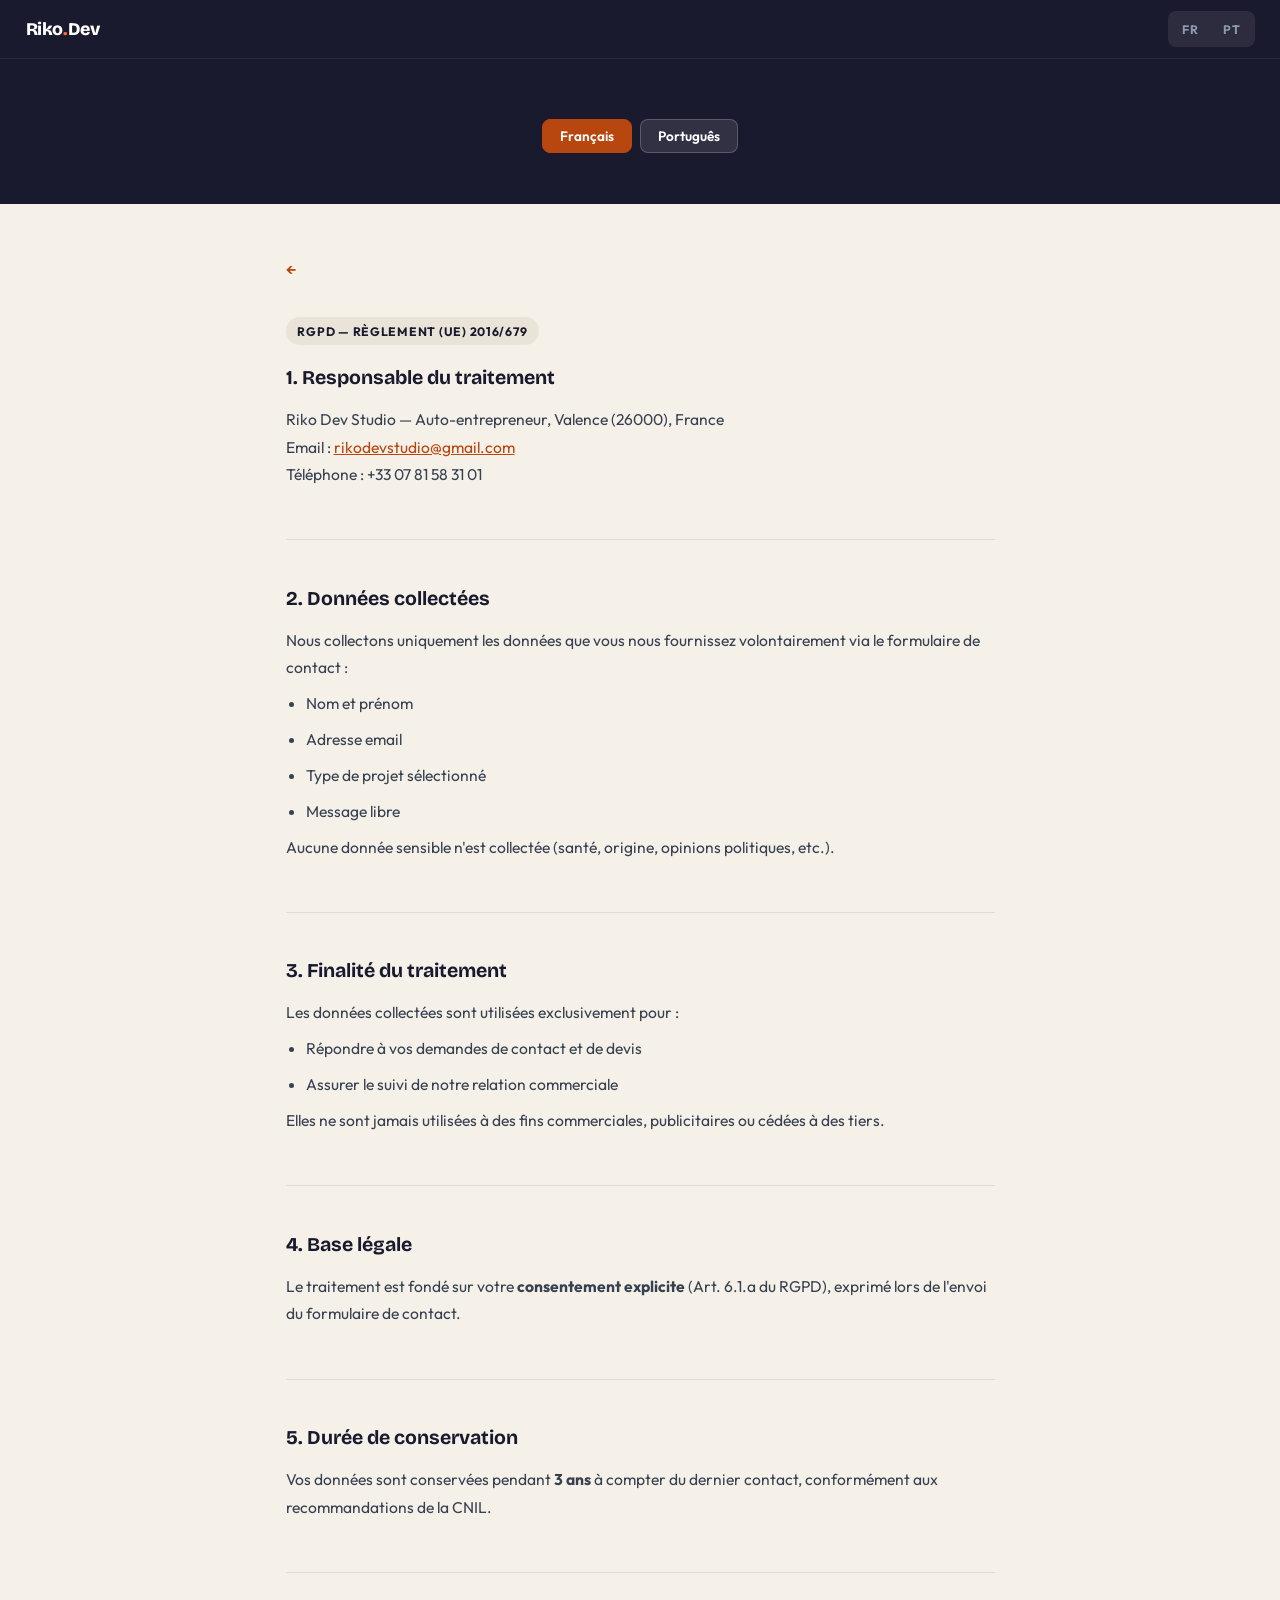
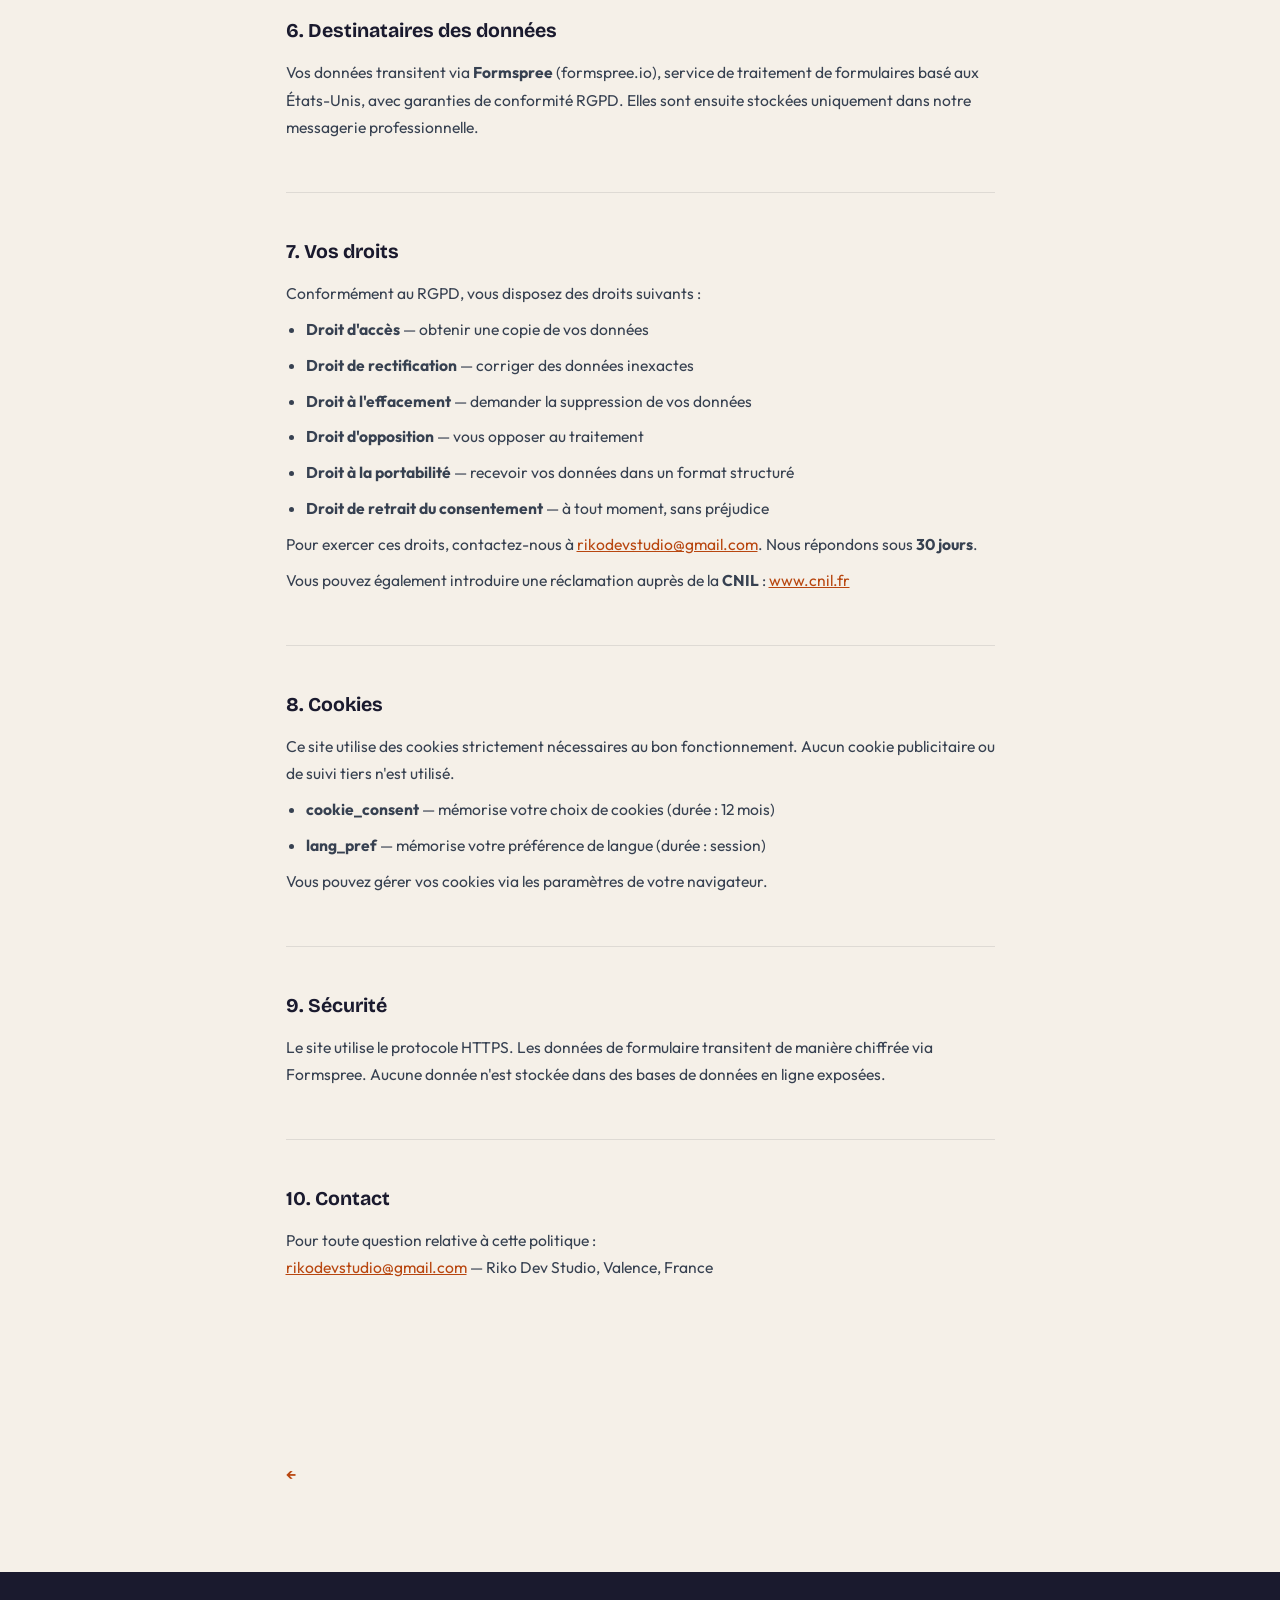
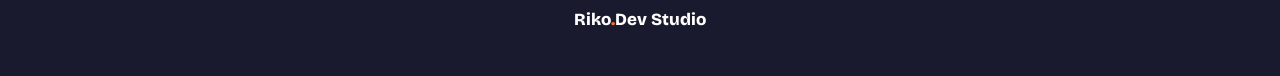
<file: privacidade.html>
<!DOCTYPE html>
<html lang="fr" dir="ltr">
<head>
  <meta charset="UTF-8" />
  <meta name="viewport" content="width=device-width, initial-scale=1.0" />
  <title>Politique de confidentialité | Riko Dev Studio</title>
  <meta name="description" content="Politique de confidentialité et protection des données personnelles — Riko Dev Studio, Valence." />
  <meta name="robots" content="noindex, follow" />
  <link rel="canonical" href="https://rikodevstudio.com/privacidade.html" />
  <link rel="preconnect" href="https://fonts.googleapis.com" />
  <link rel="preconnect" href="https://fonts.gstatic.com" crossorigin />
  <link rel="icon" type="image/svg+xml" href="/assets/images/favicon.svg" />
<link rel="apple-touch-icon" href="images/apple-touch-icon.png" />
  <link href="https://fonts.googleapis.com/css2?family=Bricolage+Grotesque:opsz,wght@12..96,700;12..96,800&family=Outfit:wght@300;400;500;600&display=swap" rel="stylesheet" />
  <link rel="stylesheet" href="assets/css/style.css" />
  <style>
    .priv-hero {
      background: var(--navy);
      padding: 6rem 1.5rem 3rem;
      text-align: center;
    }
    .priv-hero h1 {
      font-family: 'Bricolage Grotesque', sans-serif;
      font-weight: 800;
      font-size: clamp(1.8rem, 5vw, 3rem);
      color: #fff;
      letter-spacing: -.025em;
      margin-bottom: .75rem;
    }
    .priv-hero p {
      color: #a8b4c4;
      font-size: .95rem;
    }
    .priv-body {
      max-width: 760px;
      margin: 0 auto;
      padding: 3rem 1.5rem 5rem;
    }
    .priv-section {
      margin-bottom: 2.5rem;
      padding-bottom: 2.5rem;
      border-bottom: 1px solid rgba(26,26,46,.1);
    }
    .priv-section:last-child { border-bottom: none; }
    .priv-section h2 {
      font-family: 'Bricolage Grotesque', sans-serif;
      font-weight: 700;
      font-size: 1.15rem;
      color: var(--navy);
      margin-bottom: .75rem;
    }
    .priv-section p, .priv-section li {
      font-size: .92rem;
      color: var(--gray);
      line-height: 1.75;
      margin-bottom: .5rem;
    }
    .priv-section ul {
      padding-left: 1.2rem;
      margin-bottom: .5rem;
    }
    .priv-section a {
      color: #B8460F;
      text-decoration: underline;
    }
    .priv-badge {
      display: inline-block;
      background: var(--cream-dark);
      color: var(--navy);
      font-size: .72rem;
      font-weight: 700;
      padding: .25rem .7rem;
      border-radius: 100px;
      letter-spacing: .06em;
      text-transform: uppercase;
      margin-bottom: 1rem;
    }
    .lang-toggle-priv {
      display: flex;
      justify-content: center;
      gap: .5rem;
      margin-top: 1rem;
    }
    .lang-toggle-priv button {
      background: rgba(255,255,255,.1);
      border: 1px solid rgba(255,255,255,.2);
      color: #fff;
      font-family: 'Outfit', sans-serif;
      font-size: .8rem;
      font-weight: 600;
      padding: .4rem 1rem;
      border-radius: 8px;
      cursor: pointer;
      transition: .2s;
    }
    .lang-toggle-priv button.active {
      background: #B8460F;
      border-color: #B8460F;
    }
    .back-link {
      display: inline-flex;
      align-items: center;
      gap: .4rem;
      font-size: .88rem;
      font-weight: 600;
      color: #B8460F;
      margin-bottom: 2rem;
      text-decoration: none;
    }
    .back-link:hover { text-decoration: underline; }
    /* FR visível por defeito — JS troca para PT se browser em português */
    [data-lang="pt"] { display: none; }
    body.pt [data-lang="fr"] { display: none; }
    body.pt [data-lang="pt"] { display: block; }
    /* garantir que divs principais são visíveis */
    div[data-lang="fr"] { display: block; }
    div[data-lang="pt"] { display: none; }
    body.pt div[data-lang="fr"] { display: none; }
    body.pt div[data-lang="pt"] { display: block; }
  </style>
</head>
<body>

<!-- TOPBAR simples -->
<header class="topbar" role="banner">
  <a href="index.html" class="brand">Riko<span>.</span>Dev</a>
  <div class="topbar-right">
    <div class="lang-sw" role="group">
      <button class="lb" onclick="setPrivLang('fr')" id="btn-fr">FR</button>
      <button class="lb" onclick="setPrivLang('pt')" id="btn-pt">PT</button>
    </div>
  </div>
</header>

<!-- HERO -->
<div class="priv-hero">
  <h1 data-lang="fr">Politique de confidentialité</h1>
  <h1 data-lang="pt">Política de Privacidade</h1>
  <p data-lang="fr">Dernière mise à jour : avril 2025</p>
  <p data-lang="pt">Última atualização: abril 2025</p>
  <div class="lang-toggle-priv">
    <button onclick="setPrivLang('fr')" id="hero-btn-fr" class="active">Français</button>
    <button onclick="setPrivLang('pt')" id="hero-btn-pt">Português</button>
  </div>
</div>

<!-- CONTEÚDO -->
<div class="priv-body">
  <a href="index.html" class="back-link">← <span data-lang="fr">Retour au site</span><span data-lang="pt">Voltar ao site</span></a>

  <!-- ── VERSÃO FRANCESA (RGPD) ── -->
  <div data-lang="fr">

    <div class="priv-section">
      <span class="priv-badge">RGPD — Règlement (UE) 2016/679</span>
      <h2>1. Responsable du traitement</h2>
      <p>Riko Dev Studio — Auto-entrepreneur, Valence (26000), France<br>
      Email : <a href="mailto:rikodevstudio@gmail.com">rikodevstudio@gmail.com</a><br>
      Téléphone : +33 07 81 58 31 01</p>
    </div>

    <div class="priv-section">
      <h2>2. Données collectées</h2>
      <p>Nous collectons uniquement les données que vous nous fournissez volontairement via le formulaire de contact :</p>
      <ul>
        <li>Nom et prénom</li>
        <li>Adresse email</li>
        <li>Type de projet sélectionné</li>
        <li>Message libre</li>
      </ul>
      <p>Aucune donnée sensible n'est collectée (santé, origine, opinions politiques, etc.).</p>
    </div>

    <div class="priv-section">
      <h2>3. Finalité du traitement</h2>
      <p>Les données collectées sont utilisées exclusivement pour :</p>
      <ul>
        <li>Répondre à vos demandes de contact et de devis</li>
        <li>Assurer le suivi de notre relation commerciale</li>
      </ul>
      <p>Elles ne sont jamais utilisées à des fins commerciales, publicitaires ou cédées à des tiers.</p>
    </div>

    <div class="priv-section">
      <h2>4. Base légale</h2>
      <p>Le traitement est fondé sur votre <strong>consentement explicite</strong> (Art. 6.1.a du RGPD), exprimé lors de l'envoi du formulaire de contact.</p>
    </div>

    <div class="priv-section">
      <h2>5. Durée de conservation</h2>
      <p>Vos données sont conservées pendant <strong>3 ans</strong> à compter du dernier contact, conformément aux recommandations de la CNIL.</p>
    </div>

    <div class="priv-section">
      <h2>6. Destinataires des données</h2>
      <p>Vos données transitent via <strong>Formspree</strong> (formspree.io), service de traitement de formulaires basé aux États-Unis, avec garanties de conformité RGPD. Elles sont ensuite stockées uniquement dans notre messagerie professionnelle.</p>
    </div>

    <div class="priv-section">
      <h2>7. Vos droits</h2>
      <p>Conformément au RGPD, vous disposez des droits suivants :</p>
      <ul>
        <li><strong>Droit d'accès</strong> — obtenir une copie de vos données</li>
        <li><strong>Droit de rectification</strong> — corriger des données inexactes</li>
        <li><strong>Droit à l'effacement</strong> — demander la suppression de vos données</li>
        <li><strong>Droit d'opposition</strong> — vous opposer au traitement</li>
        <li><strong>Droit à la portabilité</strong> — recevoir vos données dans un format structuré</li>
        <li><strong>Droit de retrait du consentement</strong> — à tout moment, sans préjudice</li>
      </ul>
      <p>Pour exercer ces droits, contactez-nous à <a href="mailto:rikodevstudio@gmail.com">rikodevstudio@gmail.com</a>. Nous répondons sous <strong>30 jours</strong>.</p>
      <p>Vous pouvez également introduire une réclamation auprès de la <strong>CNIL</strong> : <a href="https://www.cnil.fr" target="_blank" rel="noopener">www.cnil.fr</a></p>
    </div>

    <div class="priv-section">
      <h2>8. Cookies</h2>
      <p>Ce site utilise des cookies strictement nécessaires au bon fonctionnement. Aucun cookie publicitaire ou de suivi tiers n'est utilisé.</p>
      <ul>
        <li><strong>cookie_consent</strong> — mémorise votre choix de cookies (durée : 12 mois)</li>
        <li><strong>lang_pref</strong> — mémorise votre préférence de langue (durée : session)</li>
      </ul>
      <p>Vous pouvez gérer vos cookies via les paramètres de votre navigateur.</p>
    </div>

    <div class="priv-section">
      <h2>9. Sécurité</h2>
      <p>Le site utilise le protocole HTTPS. Les données de formulaire transitent de manière chiffrée via Formspree. Aucune donnée n'est stockée dans des bases de données en ligne exposées.</p>
    </div>

    <div class="priv-section">
      <h2>10. Contact</h2>
      <p>Pour toute question relative à cette politique :<br>
      <a href="mailto:rikodevstudio@gmail.com">rikodevstudio@gmail.com</a> — Riko Dev Studio, Valence, France</p>
    </div>

  </div>

  <!-- ── VERSÃO PORTUGUESA (LGPD + RGPD) ── -->
  <div data-lang="pt">

    <div class="priv-section">
      <span class="priv-badge">LGPD — Lei nº 13.709/2018 + RGPD</span>
      <h2>1. Responsável pelo tratamento</h2>
      <p>Riko Dev Studio — Freelancer autónomo, Valence (26000), França<br>
      Email: <a href="mailto:rikodevstudio@gmail.com">rikodevstudio@gmail.com</a><br>
      Telefone: +33 07 81 58 31 01</p>
    </div>

    <div class="priv-section">
      <h2>2. Dados recolhidos</h2>
      <p>Recolhemos apenas os dados que você nos fornece voluntariamente através do formulário de contacto:</p>
      <ul>
        <li>Nome completo</li>
        <li>Endereço de email</li>
        <li>Tipo de projeto selecionado</li>
        <li>Mensagem livre</li>
      </ul>
      <p>Não são recolhidos dados sensíveis (saúde, origem étnica, opiniões políticas, etc.).</p>
    </div>

    <div class="priv-section">
      <h2>3. Finalidade do tratamento</h2>
      <p>Os dados recolhidos são utilizados exclusivamente para:</p>
      <ul>
        <li>Responder aos seus pedidos de contacto e orçamento</li>
        <li>Assegurar o acompanhamento da nossa relação comercial</li>
      </ul>
      <p>Nunca são utilizados para fins comerciais, publicitários ou cedidos a terceiros.</p>
    </div>

    <div class="priv-section">
      <h2>4. Base legal</h2>
      <p>O tratamento baseia-se no seu <strong>consentimento explícito</strong> (Art. 7º da LGPD / Art. 6.1.a do RGPD), expresso no momento do envio do formulário de contacto.</p>
    </div>

    <div class="priv-section">
      <h2>5. Período de conservação</h2>
      <p>Os seus dados são conservados durante <strong>3 anos</strong> a partir do último contacto, em conformidade com as boas práticas da ANPD e da CNIL.</p>
    </div>

    <div class="priv-section">
      <h2>6. Destinatários dos dados</h2>
      <p>Os seus dados transitam via <strong>Formspree</strong> (formspree.io), serviço de processamento de formulários com garantias de conformidade RGPD. São depois armazenados apenas na nossa caixa de email profissional.</p>
    </div>

    <div class="priv-section">
      <h2>7. Os seus direitos</h2>
      <p>Nos termos da LGPD e do RGPD, tem os seguintes direitos:</p>
      <ul>
        <li><strong>Acesso</strong> — obter uma cópia dos seus dados</li>
        <li><strong>Retificação</strong> — corrigir dados incorretos</li>
        <li><strong>Eliminação</strong> — solicitar a exclusão dos seus dados</li>
        <li><strong>Oposição</strong> — opor-se ao tratamento</li>
        <li><strong>Portabilidade</strong> — receber os dados em formato estruturado</li>
        <li><strong>Revogação do consentimento</strong> — a qualquer momento, sem prejuízo</li>
      </ul>
      <p>Para exercer estes direitos, contacte-nos em <a href="mailto:rikodevstudio@gmail.com">rikodevstudio@gmail.com</a>. Respondemos em <strong>30 dias</strong>.</p>
      <p>Pode também apresentar reclamação à <strong>ANPD</strong> (Brasil): <a href="https://www.gov.br/anpd" target="_blank" rel="noopener">www.gov.br/anpd</a> ou à <strong>CNIL</strong> (França): <a href="https://www.cnil.fr" target="_blank" rel="noopener">www.cnil.fr</a></p>
    </div>

    <div class="priv-section">
      <h2>8. Cookies</h2>
      <p>Este site utiliza apenas cookies estritamente necessários ao funcionamento. Nenhum cookie publicitário ou de rastreamento de terceiros é utilizado.</p>
      <ul>
        <li><strong>cookie_consent</strong> — memoriza a sua escolha de cookies (duração: 12 meses)</li>
        <li><strong>lang_pref</strong> — memoriza a preferência de idioma (duração: sessão)</li>
      </ul>
      <p>Pode gerir os cookies através das definições do seu browser.</p>
    </div>

    <div class="priv-section">
      <h2>9. Segurança</h2>
      <p>O site utiliza protocolo HTTPS. Os dados do formulário transitam de forma encriptada via Formspree. Nenhum dado é armazenado em bases de dados online expostas.</p>
    </div>

    <div class="priv-section">
      <h2>10. Contacto</h2>
      <p>Para qualquer questão relativa a esta política:<br>
      <a href="mailto:rikodevstudio@gmail.com">rikodevstudio@gmail.com</a> — Riko Dev Studio, Valence, França</p>
    </div>

  </div>

</div>

<!-- Botão voltar no fundo -->
<div style="max-width:760px;margin:0 auto;padding:0 1.5rem 3rem">
  <a href="index.html" class="back-link">← <span data-lang="fr">Retour au site</span><span data-lang="pt">Voltar ao site</span></a>
</div>

<!-- FOOTER simples -->
<footer role="contentinfo">
  <div class="container">
    <div class="footer-brand">Riko<span style="color:var(--orange)">.</span>Dev Studio</div>
    <p class="footer-copy" data-lang="fr">&copy; 2025 Riko Dev Studio &middot; <a href="privacidade.html">Politique de confidentialit&eacute;</a></p>
    <p class="footer-copy" data-lang="pt">&copy; 2025 Riko Dev Studio &middot; <a href="privacidade.html">Pol&iacute;tica de Privacidade</a></p>
  </div>
</footer>

<script>
function setPrivLang(l) {
  const pt = l === 'pt';
  document.body.classList.toggle('pt', pt);
  document.documentElement.lang = l;
  document.getElementById('btn-fr').classList.toggle('active', !pt);
  document.getElementById('btn-pt').classList.toggle('active', pt);
  document.getElementById('hero-btn-fr').classList.toggle('active', !pt);
  document.getElementById('hero-btn-pt').classList.toggle('active', pt);
}
// Auto-detect: se o index.html guardou preferência de idioma
(function() {
  const saved = sessionStorage.getItem('lang') || (navigator.language || '').toLowerCase();
  if (saved.startsWith('pt')) setPrivLang('pt');
})();
</script>
</body>
</html>
</file>
<file: assets/css/style.css>
/* ══════════════════════════════════════════════
   RIKO DEV STUDIO — style.css
   Para alterar cores: muda as variáveis em :root
   Para alterar fontes: muda em :root + Google Fonts no index.html
   ══════════════════════════════════════════════ */

/* ── TOKENS (cores, tamanhos, sombras) ── */
:root {
  --navy:        #1a1a2e;   /* cor principal fundo escuro */
  --navy-mid:    #16213e;
  --orange:      #FF6B35;   /* cor de destaque / CTA */
  --orange-dark: #e85a25;   /* hover do orange */
  --cream:       #F5F0E8;   /* fundo claro */
  --cream-dark:  #EAE4D8;   /* fundo claro alternado */
  --white:       #ffffff;
  --gray:        #374151;   /* texto corpo */
  --gray-mid:    #4a5568;
  --gray-light:  #6b7280;
  --radius:      12px;
  --radius-lg:   20px;
  --shadow:      0 4px 24px rgba(26,26,46,.10);
  --shadow-lg:   0 8px 40px rgba(26,26,46,.18);
  --t:           0.3s cubic-bezier(.4,0,.2,1);
  --max:         1080px;    /* largura máxima do container */
}

/* ── RESET ── */
*, *::before, *::after { box-sizing: border-box; margin: 0; padding: 0; }
html { scroll-behavior: smooth; font-size: 17px; overflow-x: clip; }
body { font-family: 'Outfit', sans-serif; background: var(--cream); color: var(--navy); line-height: 1.6; overflow-x: clip; overscroll-behavior-x: none; }
img { max-width: 100%; display: block; }
a { color: inherit; text-decoration: none; }

/* ── ACESSIBILIDADE ── */
.skip-link { position: absolute; top: -100px; left: 1rem; background: var(--orange); color: #fff; padding: .5rem 1rem; border-radius: var(--radius); font-weight: 700; z-index: 9999; transition: top .2s; }
.skip-link:focus { top: 1rem; }
:focus-visible { outline: 3px solid var(--orange); outline-offset: 3px; border-radius: 4px; }

/* ── ANIMAÇÕES DE SCROLL (IntersectionObserver via JS) ── */
.reveal { opacity: 0; transform: translateY(24px); transition: opacity .65s ease, transform .65s ease; }
.reveal.visible { opacity: 1; transform: none; }
.d1 { transition-delay: .1s; }
.d2 { transition-delay: .2s; }
.d3 { transition-delay: .3s; }
@keyframes fadeUp { to { opacity: 1; transform: translateY(0); } }

/* Respeita utilizadores com sensibilidade a movimento */
@media (prefers-reduced-motion: reduce) {
  .reveal { opacity: 1 !important; transform: none !important; transition: none !important; }
}

/* ── TOPBAR ── */
.topbar { position: fixed; top: 0; left: 0; right: 0; z-index: 200; background: var(--navy); padding: .65rem 1.5rem; display: flex; justify-content: space-between; align-items: center; border-bottom: 1px solid rgba(255,255,255,.06); }
.brand { font-family: 'Bricolage Grotesque', sans-serif; font-weight: 800; font-size: 1.05rem; color: #fff; letter-spacing: -.02em; }
.brand span { color: var(--orange); }
.topbar-nav { display: none; gap: 1.5rem; }
/* contraste mínimo 4.5:1 — rgba .55 falha, #aab usa #bcc mínimo */
.topbar-nav a { font-size: .82rem; font-weight: 500; color: #b8c0cc; transition: var(--t); }
.topbar-nav a:hover { color: #fff; }
.topbar-right { display: flex; align-items: center; gap: .75rem; }
.lang-sw { display: flex; gap: 2px; background: rgba(255,255,255,.08); border-radius: 8px; padding: 3px; }
/* botão inativo: #888 em fundo navy passa 4.5:1 */
.lb { background: transparent; border: none; color: #8a9ab0; font-family: 'Outfit', sans-serif; font-size: .72rem; font-weight: 700; padding: .3rem .65rem; border-radius: 6px; cursor: pointer; transition: var(--t); letter-spacing: .06em; min-width: 36px; min-height: 30px; }
.lb.active, .lb:hover { background: var(--orange); color: #fff; }
@media (min-width: 768px) { .topbar-nav { display: flex; } }

/* ── HERO ── */
.hero { min-height: 100vh; min-height: 100svh; background: var(--navy); display: flex; flex-direction: column; justify-content: center; padding: 6rem 1.5rem 4rem; position: relative; overflow: hidden; }
.hero::before { content: ''; position: absolute; top: -150px; right: -150px; width: 600px; height: 600px; background: radial-gradient(circle, rgba(255,107,53,.13) 0%, transparent 68%); pointer-events: none; }
.hero::after { content: ''; position: absolute; bottom: -100px; left: 5%; width: 400px; height: 400px; background: radial-gradient(circle, rgba(255,107,53,.06) 0%, transparent 70%); pointer-events: none; }
.hero-inner { max-width: 680px; position: relative; z-index: 2; }
/* badge: #ffcfb3 em rgba(255,107,53,.12)+navy = ~#1e1b2b — rácio ~9:1 passa */
.badge { display: inline-flex; align-items: center; gap: .5rem; background: rgba(255,255,255,.08); border: 1px solid rgba(255,255,255,.2); color: #fff; font-size: .8rem; font-weight: 500; padding: .4rem .95rem; border-radius: 100px; margin-bottom: 1.8rem; letter-spacing: .03em; }
.badge-dot { width: 6px; height: 6px; background: var(--orange); border-radius: 50%; animation: blink 2.4s ease-in-out infinite; }
@keyframes blink { 0%, 100% { opacity: 1; } 50% { opacity: .3; } }
.hero h1 { font-family: 'Bricolage Grotesque', sans-serif; font-weight: 800; font-size: clamp(2.4rem, 7vw, 4rem); color: #fff; line-height: 1.08; letter-spacing: -.03em; margin-bottom: 1.2rem; }
.hero h1 em { font-style: normal; color: var(--orange); }
/* hero-sub: #c8d0dc passa 4.6:1 em fundo navy */
.hero-sub { font-size: clamp(1rem, 2.5vw, 1.1rem); color: #c8d0dc; max-width: 500px; margin-bottom: 2.2rem; line-height: 1.7; font-weight: 300; }
.hero-actions { display: flex; gap: 1rem; flex-wrap: wrap; }
.scroll-hint { position: absolute; bottom: 2rem; left: 50%; transform: translateX(-50%); display: flex; flex-direction: column; align-items: center; gap: .4rem; z-index: 2; }
.scroll-arrow { width: 1px; height: 36px; background: linear-gradient(to bottom, rgba(255,107,53,.6), transparent); animation: sdrop 1.8s ease-in-out infinite; }
@keyframes sdrop { 0% { transform: scaleY(0); transform-origin: top; opacity: 0; } 50% { transform: scaleY(1); opacity: 1; } 100% { transform: scaleY(0); transform-origin: bottom; opacity: 0; } }

/* ── BOTÕES ── */
/* --orange-btn: #B8460F passa 5.36:1 com branco (WCAG AA) 
   --orange decorativo mantém #FF6B35 para bordas, números, ícones */
.btn { display: inline-flex; align-items: center; gap: .5rem; font-family: 'Outfit', sans-serif; font-weight: 600; font-size: .95rem; padding: .9rem 1.8rem; border-radius: var(--radius); border: none; cursor: pointer; transition: var(--t); white-space: nowrap; min-height: 48px; text-decoration: none; }
.btn-primary { background: #B8460F; color: #fff; box-shadow: 0 4px 20px rgba(184,70,15,.4); }
.btn-primary:hover { background: #9a3a0c; transform: translateY(-2px); box-shadow: 0 6px 28px rgba(184,70,15,.5); }
.btn-ghost { background: rgba(255,255,255,.07); color: rgba(255,255,255,.85); border: 1px solid rgba(255,255,255,.16); }
.btn-ghost:hover { background: rgba(255,255,255,.13); color: #fff; }

/* ── LAYOUT BASE ── */
section { padding: 4.5rem 1.5rem; }
.container { max-width: var(--max); margin: 0 auto; }
.slabel { font-size: .78rem; font-weight: 700; letter-spacing: .14em; text-transform: uppercase; color: var(--orange); margin-bottom: .75rem; display: flex; align-items: center; gap: .6rem; }
.slabel::after { content: ''; height: 1px; width: 36px; background: var(--orange); opacity: .4; }
.stitle { font-family: 'Bricolage Grotesque', sans-serif; font-weight: 800; font-size: clamp(1.8rem, 4vw, 2.6rem); line-height: 1.12; letter-spacing: -.025em; color: var(--navy); margin-bottom: .9rem; }
.stitle-light { color: #fff; }
.ssub { font-size: 1rem; color: var(--gray-mid); max-width: 520px; line-height: 1.7; margin-bottom: 1rem; }
/* ssub-light: .65 falha — #a8b4c4 passa 4.5:1 */
.ssub-light { color: #a8b4c4; }

/* ── IMPACTO ── */
.impacto { background: var(--cream-dark); }
.impact-grid { display: grid; grid-template-columns: repeat(auto-fit, minmax(260px, 1fr)); gap: 1rem; margin-top: 2.5rem; }
.impact-card { background: var(--white); border-radius: var(--radius-lg); padding: 1.8rem; border-left: 2px solid rgba(255,107,53,.35); border-right: 2px solid rgba(255,107,53,.35); border-top: 1px solid rgba(255,107,53,.15); border-bottom: 1px solid rgba(255,107,53,.15); transition: var(--t); }
.impact-card:hover { transform: translateY(-3px); box-shadow: var(--shadow); }
.impact-num { font-family: 'Bricolage Grotesque', sans-serif; font-weight: 800; font-size: 3rem; color: var(--orange); line-height: 1; letter-spacing: -.02em; margin-bottom: .5rem; }
.impact-text { font-size: .95rem; color: var(--navy); font-weight: 600; line-height: 1.5; margin-bottom: .4rem; }
.impact-src { font-size: .8rem; color: #4a5568; font-style: italic; }

/* ── PORTFOLIO ── */
.portfolio { background: var(--white); }
.portfolio-grid { display: grid; grid-template-columns: repeat(auto-fit, minmax(280px, 1fr)); gap: 1.4rem; margin-top: 2.5rem; }
.pc { background: var(--cream); border-radius: var(--radius-lg); overflow: hidden; border: 1px solid rgba(26,26,46,.09); transition: var(--t); display: flex; flex-direction: column; }
.pc:hover { transform: translateY(-5px); box-shadow: var(--shadow-lg); }

/* área da imagem — fundo gradiente + imagem de telemóvel centrada */
.pc-thumb {
  position: relative;
  height: 260px;
  display: flex;
  align-items: center;
  justify-content: center;
  overflow: hidden;
  background: linear-gradient(135deg, #1a1a2e 0%, #2d2d4e 100%);
  padding: 1rem 0 0;
}
/* imagem do mockup iPhone — contida sem cortar */
.pc-thumb img {
  height: 100%;
  width: auto;
  max-width: 65%;
  object-fit: contain;
  object-position: top center;
  display: block;
  transition: transform .5s ease;
  filter: drop-shadow(0 8px 24px rgba(0,0,0,.5));
  transform-origin: bottom center;
}
.pc:hover .pc-thumb img { transform: scale(1.04) translateY(-3px); }

/* tag categoria */
.pc-tag {
  position: absolute;
  top: .8rem; right: .8rem;
  background: rgba(0,0,0,.55);
  backdrop-filter: blur(6px);
  color: #fff;
  font-size: .72rem;
  font-weight: 700;
  padding: .25rem .65rem;
  border-radius: 100px;
  letter-spacing: .08em;
  text-transform: uppercase;
  z-index: 2;
}
.pc-body { padding: 1.4rem; flex: 1; display: flex; flex-direction: column; }
.pc-body h3 { font-family: 'Bricolage Grotesque', sans-serif; font-weight: 700; font-size: 1.1rem; color: var(--navy); margin-bottom: .35rem; }
.pc-result { font-size: .85rem; color: var(--orange); font-weight: 600; margin-bottom: .5rem; }
.pc-desc { font-size: .88rem; color: var(--gray); line-height: 1.6; margin-bottom: 1.1rem; flex: 1; }
.pc-link { display: inline-flex; align-items: center; gap: .4rem; font-size: .85rem; font-weight: 600; color: var(--navy); border-bottom: 1.5px solid var(--orange); padding-bottom: 1px; transition: var(--t); align-self: flex-start; }
.pc-link:hover { color: var(--orange); gap: .7rem; }

/* Featured card */
.pc-featured { border: 2px solid var(--orange); position: relative; }
.pc-featured-badge { position: absolute; top: .75rem; left: .75rem; background: var(--orange); color: #fff; font-size: .7rem; font-weight: 700; letter-spacing: .08em; text-transform: uppercase; padding: .25rem .6rem; border-radius: 99px; z-index: 2; }

/* Marquee strip */
.mais-projetos { margin-top: 3rem; overflow: hidden; }
.marquee-wrap { overflow: hidden; mask-image: linear-gradient(to right, transparent 0%, black 8%, black 92%, transparent 100%); }
.marquee-track { display: flex; gap: 1rem; width: max-content; animation: marquee 28s linear infinite; }
.marquee-wrap:hover .marquee-track { animation-play-state: paused; }
@keyframes marquee { from { transform: translateX(0); } to { transform: translateX(-50%); } }
.mq-item { display: inline-flex; align-items: center; gap: .5rem; padding: .55rem 1.1rem; background: var(--cream); border: 1px solid rgba(26,26,46,.1); border-radius: 99px; white-space: nowrap; font-size: .85rem; font-weight: 600; color: var(--navy); text-decoration: none; transition: var(--t); flex-shrink: 0; }
.mq-item:hover { background: var(--orange); color: #fff; border-color: var(--orange); }
.mq-item:hover .mq-tag { color: rgba(255,255,255,.8); }
.mq-tag { font-size: .75rem; font-weight: 400; color: var(--gray); }


/* ── DEPOIMENTOS ── */
.depos { background: var(--navy); }
.carousel-wrap { position: relative; overflow: hidden; }
.carousel-track { display: flex; transition: transform .4s cubic-bezier(.4,0,.2,1); }
.depo-card { min-width: 100%; background: rgba(255,255,255,.06); border: 1px solid rgba(255,255,255,.12); border-radius: var(--radius-lg); padding: 1.6rem; }
.depo-header { display: flex; align-items: center; gap: .85rem; margin-bottom: 1.2rem; }
.depo-photo { width: 52px; height: 52px; border-radius: 50%; object-fit: cover; object-position: top center; border: 2px solid var(--orange); flex-shrink: 0; }
.depo-name { font-size: .95rem; font-weight: 700; color: #fff; }
/* .45 falha — usar #8a9ab0 que passa 4.5:1 */
.depo-role { font-size: .78rem; color: #8a9ab0; margin-top: 2px; }
.depo-stars { margin-left: auto; color: var(--orange); font-size: .9rem; letter-spacing: 1px; flex-shrink: 0; }
.depo-quote { font-size: 2.8rem; color: var(--orange); line-height: .8; opacity: .4; margin-bottom: .6rem; font-family: Georgia, serif; }
/* depo-text: .85 passa 4.5:1 em rgba(255,255,255,.06) background */
.depo-text { font-size: .95rem; color: #dce4ee; line-height: 1.75; font-style: italic; }
.carousel-dots { display: flex; align-items: center; justify-content: center; gap: .5rem; margin-top: 1.2rem; }
.dot { height: 6px; border-radius: 3px; background: rgba(255,255,255,.2); cursor: pointer; transition: var(--t); border: none; padding: 0; }
.dot.active { width: 20px; background: var(--orange); }
.dot:not(.active) { width: 6px; }
/* swipe-hint: .28 falha — #7a8898 passa */
.swipe-hint { text-align: center; font-size: .78rem; color: #8a9ab0; margin-top: .6rem; letter-spacing: .05em; }

/* ── CTA INTERMÉDIO ── */
.cta-mid { background: var(--cream-dark); padding: 2.5rem 1.5rem; text-align: center; border-top: 3px solid #B8460F; }
.cta-mid h3 { font-family: 'Bricolage Grotesque', sans-serif; font-weight: 700; font-size: 1.1rem; color: var(--navy); margin-bottom: .4rem; }
.cta-mid p { font-size: .88rem; color: var(--gray-mid); margin-bottom: 1.4rem; }

/* ── PROCESSO — STEPPER INTERATIVO ── */
.processo { background: var(--navy); }

/* linha conectora com progresso */
.stepper-track {
  position: relative;
  margin-top: 2.5rem;
}

/* barra de progresso no topo (desktop) */
.stepper-bar {
  display: none;
  position: relative;
  height: 3px;
  background: rgba(255,255,255,.1);
  border-radius: 2px;
  margin-bottom: 1.5rem;
  overflow: hidden;
}
.stepper-bar-fill {
  position: absolute;
  left: 0; top: 0; bottom: 0;
  background: #B8460F;
  border-radius: 2px;
  transition: width .5s cubic-bezier(.4,0,.2,1);
  width: 25%;
}
@media (min-width: 700px) { .stepper-bar { display: block; } }

/* navegação por dots */
.stepper-dots {
  display: flex;
  justify-content: center;
  gap: .6rem;
  margin-bottom: 1.5rem;
}
.stepper-dot {
  width: 8px; height: 8px;
  border-radius: 50%;
  background: rgba(255,255,255,.2);
  border: none;
  cursor: pointer;
  transition: var(--t);
  padding: 0;
}
.stepper-dot.active {
  background: #B8460F;
  transform: scale(1.3);
}

/* cards do stepper */
.stepper-cards {
  position: relative;
  min-height: 220px;
}
.step {
  position: absolute;
  inset: 0;
  background: rgba(255,255,255,.05);
  border: 1px solid rgba(255,255,255,.09);
  border-radius: var(--radius-lg);
  padding: 2rem;
  opacity: 0;
  transform: translateX(40px);
  transition: opacity .4s ease, transform .4s ease;
  pointer-events: none;
}
.step.active {
  opacity: 1;
  transform: translateX(0);
  pointer-events: auto;
  position: relative;
}
.step.exit {
  opacity: 0;
  transform: translateX(-40px);
}
.step-num {
  font-family: 'Bricolage Grotesque', sans-serif;
  font-weight: 800;
  font-size: 2.8rem;
  color: #FF6B35;
  line-height: 1;
  margin-bottom: .8rem;
}
.step h3 {
  font-family: 'Bricolage Grotesque', sans-serif;
  font-weight: 700;
  font-size: 1.1rem;
  color: #fff;
  margin-bottom: .6rem;
}
.step p {
  font-size: .9rem;
  color: #a0aab8;
  line-height: 1.65;
  margin-bottom: 1rem;
}
.step-badge {
  display: inline-block;
  background: rgba(255,255,255,.12);
  color: #fff;
  font-size: .72rem;
  font-weight: 700;
  padding: .3rem .8rem;
  border-radius: 100px;
  letter-spacing: .04em;
  border: 1px solid rgba(255,255,255,.2);
}

/* botões de navegação */
.stepper-nav {
  display: flex;
  align-items: center;
  justify-content: space-between;
  margin-top: 1.5rem;
  gap: 1rem;
}
.stepper-btn {
  display: inline-flex;
  align-items: center;
  gap: .5rem;
  background: rgba(255,255,255,.07);
  border: 1px solid rgba(255,255,255,.15);
  color: #fff;
  font-family: 'Outfit', sans-serif;
  font-size: .88rem;
  font-weight: 600;
  padding: .7rem 1.2rem;
  border-radius: var(--radius);
  cursor: pointer;
  transition: var(--t);
  min-height: 44px;
}
.stepper-btn:hover:not(:disabled) {
  background: rgba(255,255,255,.13);
}
.stepper-btn:disabled {
  opacity: .3;
  cursor: not-allowed;
}
.stepper-btn-next {
  background: #B8460F;
  border-color: #B8460F;
  margin-left: auto;
}
.stepper-btn-next:hover:not(:disabled) {
  background: #9a3a0c;
}
.stepper-counter {
  font-size: .85rem;
  color: #8a9ab0;
  font-weight: 500;
}

/* ── SOBRE ── */
.sobre { background: var(--cream-dark); }
.sobre-grid { display: grid; grid-template-columns: 1fr; gap: 2.5rem; align-items: center; }
@media (min-width: 768px) { .sobre-grid { grid-template-columns: 1fr 1fr; gap: 4rem; } }
.avatar-wrap { display: flex; flex-direction: column; align-items: center; gap: 1rem; }
.avatar { width: 160px; height: 160px; background: var(--navy); border-radius: var(--radius-lg); display: flex; align-items: center; justify-content: center; font-size: 5rem; position: relative; overflow: hidden; }
.avatar img { width: 100%; height: 100%; object-fit: cover; }
.avatar::after { content: ''; position: absolute; inset: 0; background: linear-gradient(135deg, rgba(255,107,53,.15) 0%, transparent 60%); }
.stats-grid { display: grid; grid-template-columns: 1fr 1fr; gap: .75rem; width: 100%; max-width: 320px; }
.stat { background: var(--white); border-radius: var(--radius); padding: 1rem; text-align: center; border-bottom: 2px solid var(--orange); }
.stat-num { font-family: 'Bricolage Grotesque', sans-serif; font-weight: 800; font-size: 1.8rem; color: var(--navy); line-height: 1; }
.stat-label { font-size: .75rem; color: var(--gray); margin-top: .25rem; font-weight: 500; }
.sobre-note { font-size: .85rem; color: var(--gray-mid); font-style: italic; margin-top: .5rem; }

/* ── FAQ ── */
.faq { background: var(--white); }
.faq-list { display: flex; flex-direction: column; gap: .75rem; margin-top: 2.5rem; }
.faq-item { border-radius: var(--radius); border: 1px solid rgba(26,26,46,.1); overflow: hidden; }
.faq-q { width: 100%; background: var(--cream); border: none; padding: 1rem 1.2rem; display: flex; justify-content: space-between; align-items: center; cursor: pointer; text-align: left; transition: var(--t); min-height: 52px; }
.faq-q.open { background: var(--navy); }
.faq-q-text { font-size: .9rem; font-weight: 600; color: var(--navy); line-height: 1.4; flex: 1; padding-right: .8rem; }
.faq-q.open .faq-q-text { color: #fff; }
.faq-icon { color: var(--orange); font-size: 1.3rem; font-weight: 300; flex-shrink: 0; transition: var(--t); }
.faq-a { display: none; background: #f8f7f4; padding: 1rem 1.2rem; font-size: .88rem; color: var(--gray); line-height: 1.7; border-top: 2px solid var(--orange); }
.faq-a.open { display: block; }

/* ── FORMULÁRIO ── */
.formulario { background: var(--white); }
.form-wrap { background: var(--cream-dark); border-radius: var(--radius-lg); padding: 2rem 1.5rem; max-width: 600px; }
.field { margin-bottom: 1.1rem; }
.field label { display: block; font-size: .85rem; font-weight: 700; color: var(--navy); margin-bottom: .45rem; }
.field input, .field textarea, .field select { width: 100%; padding: .85rem 1rem; border-radius: var(--radius); border: 2px solid rgba(26,26,46,.18); background: var(--white); font-size: .95rem; color: var(--navy); font-family: 'Outfit', sans-serif; outline: none; transition: border-color var(--t); line-height: 1.5; }
.field input:focus, .field textarea:focus, .field select:focus { border-color: var(--orange); }
.field textarea { resize: vertical; min-height: 110px; }
.form-or { display: flex; align-items: center; gap: 1rem; margin: 1.5rem 0; color: var(--gray-light); font-size: .82rem; }
.form-or::before, .form-or::after { content: ''; flex: 1; height: 1px; background: rgba(26,26,46,.12); }
.form-success { background: #d1fae5; border: 1px solid #6ee7b7; border-radius: var(--radius); padding: 1.5rem; text-align: center; display: none; }
.form-success.show { display: block; }
.form-success-icon { font-size: 2rem; margin-bottom: .5rem; }
.form-success-text { font-size: .95rem; color: #065f46; font-weight: 600; }

/* ── CTA FINAL ── 
   Laranja como fundo com texto branco falha WCAG.
   Solução: fundo navy-mid, acento laranja só no título */
.cta-final { background: var(--navy-mid); text-align: center; padding: 5rem 1.5rem; border-top: 4px solid #B8460F; }
.cta-final h2 { font-family: 'Bricolage Grotesque', sans-serif; font-weight: 800; font-size: clamp(1.8rem, 5vw, 3rem); color: #fff; line-height: 1.1; letter-spacing: -.025em; margin-bottom: .9rem; }
.cta-final h2 em { font-style: normal; color: var(--orange); }
.cta-final p { color: #c8d0dc; font-size: 1rem; margin-bottom: 2rem; max-width: 480px; margin-left: auto; margin-right: auto; }
.btn-white { background: #fff; color: #B8460F; font-family: 'Outfit', sans-serif; font-weight: 700; font-size: 1rem; padding: 1rem 2rem; border-radius: var(--radius); display: inline-flex; align-items: center; gap: .6rem; transition: var(--t); box-shadow: 0 4px 24px rgba(0,0,0,.3); min-height: 52px; }
.btn-white:hover { transform: translateY(-2px); box-shadow: 0 8px 32px rgba(0,0,0,.4); }
.cta-note { margin-top: 1.2rem; color: #a8b4c4; font-size: .85rem; }
.cta-note a { color: #c8d0dc; border-bottom: 1px solid rgba(255,255,255,.35); }

/* ── FOOTER ── */
footer { background: var(--navy); padding: 2rem 1.5rem; text-align: center; }
.footer-brand { font-family: 'Bricolage Grotesque', sans-serif; font-weight: 800; font-size: 1rem; color: #fff; margin-bottom: .5rem; }
.footer-text { font-size: .82rem; color: #8a9ab0; line-height: 1.8; }
.footer-text a { color: #b8c0cc; }
.footer-legal {
  font-size: .72rem;
  color: #576475;
  line-height: 1.7;
  margin-top: 1.25rem;
  padding-top: .75rem;
  border-top: 1px solid rgba(255,255,255,.06);
  word-break: break-word;
}
@media (max-width: 480px) {
  .footer-legal { font-size: .68rem; }
}

/* ── COOKIE BANNER ── */
.cookie-banner {
  position: fixed;
  bottom: 1.5rem;
  left: 1.5rem;
  right: 1.5rem;
  z-index: 400;
  background: var(--navy);
  border: 1px solid rgba(255,255,255,.12);
  border-radius: var(--radius-lg);
  padding: 1.2rem 1.4rem;
  display: flex;
  flex-direction: column;
  gap: 1rem;
  box-shadow: 0 8px 40px rgba(0,0,0,.4);
  transform: translateY(0);
  transition: transform .4s ease, opacity .4s ease;
  max-width: 480px;
}
.cookie-banner.hidden {
  transform: translateY(120%);
  opacity: 0;
  pointer-events: none;
}
@media (min-width: 600px) {
  .cookie-banner {
    flex-direction: row;
    align-items: center;
    left: 1.5rem;
    right: auto;
    bottom: 1.5rem;
  }
}
.cookie-text p { font-size: .85rem; color: #c8d0dc; line-height: 1.5; }
.cookie-text a { color: #FF6B35; text-decoration: underline; }
.cookie-actions { display: flex; gap: .6rem; flex-shrink: 0; }
.cookie-btn {
  font-family: 'Outfit', sans-serif;
  font-size: .8rem;
  font-weight: 600;
  padding: .55rem 1rem;
  border-radius: var(--radius);
  border: none;
  cursor: pointer;
  transition: var(--t);
  white-space: nowrap;
  min-height: 40px;
}
.cookie-accept { background: #B8460F; color: #fff; }
.cookie-accept:hover { background: #9a3a0c; }
.cookie-decline { background: rgba(255,255,255,.08); color: #c8d0dc; border: 1px solid rgba(255,255,255,.15); }
.cookie-decline:hover { background: rgba(255,255,255,.14); }

/* ── SCROLL TO TOP ── */
.scroll-top {
  position: fixed;
  bottom: 5.5rem;
  right: 1.5rem;
  z-index: 299;
  width: 44px;
  height: 44px;
  background: var(--navy-mid);
  border: 1px solid rgba(255,255,255,.15);
  border-radius: 50%;
  display: flex;
  align-items: center;
  justify-content: center;
  cursor: pointer;
  opacity: 0;
  transform: translateY(12px);
  transition: opacity .3s, transform .3s;
  pointer-events: none;
}
.scroll-top.visible {
  opacity: 1;
  transform: translateY(0);
  pointer-events: auto;
}
.scroll-top:hover {
  background: #B8460F;
  border-color: #B8460F;
}
.scroll-top svg { width: 18px; height: 18px; }
.wa-float { position: fixed; bottom: 1.5rem; right: 1.5rem; z-index: 300; background: #25D366; width: 56px; height: 56px; border-radius: 50%; display: flex; align-items: center; justify-content: center; box-shadow: 0 4px 20px rgba(37,211,102,.45); transition: var(--t); animation: waPulse 3s ease-in-out infinite; }
.wa-float:hover { transform: scale(1.08); }
@keyframes waPulse { 0%, 100% { box-shadow: 0 4px 20px rgba(37,211,102,.45); } 50% { box-shadow: 0 4px 32px rgba(37,211,102,.7); } }

/* ── MULTILÍNGUE PT/FR ── */
[data-lang="fr"] { display: none; }
body.fr [data-lang="pt"] { display: none; }
body.fr [data-lang="fr"] { display: block; }
span[data-lang="fr"] { display: none; }
body.fr span[data-lang="pt"] { display: none; }
body.fr span[data-lang="fr"] { display: inline; }

/* ══════════════════════════════════════
   RESPONSIVE
   ══════════════════════════════════════ */

/* Portrait mobile */
@media (max-width: 768px) {
  section { padding: 3.5rem 1.2rem; }
  .cta-mid { padding: 2rem 1.2rem; }
  .hero { padding: 5.5rem 1.2rem 3.5rem; }
  .portfolio-grid, .impact-grid, .steps-grid { grid-template-columns: 1fr; }
  .hero-actions { flex-direction: column; }
  .hero-actions .btn { justify-content: center; }
}

/* Landscape mobile — telefone deitado
   max-height 500px garante que só apanha
   telemóveis, não tablets em landscape     */
@media (max-height: 500px) and (orientation: landscape) {

  /* Hero não precisa de altura full — reduz para caber no ecrã */
  .hero {
    min-height: auto;
    padding: 5rem 1.5rem 2.5rem;
  }

  /* Esconde a seta de scroll — não faz sentido em landscape */
  .scroll-hint { display: none; }

  /* Título menor para não ocupar todo o ecrã */
  .hero h1 { font-size: clamp(1.6rem, 5vw, 2.4rem); margin-bottom: .8rem; }
  .hero-sub { font-size: .9rem; margin-bottom: 1.4rem; }

  /* Botões lado a lado (não empilhados) */
  .hero-actions { flex-direction: row; }

  /* Sections com menos padding vertical */
  section { padding: 2.5rem 1.5rem; }
  .cta-mid { padding: 1.5rem; }
  .cta-final { padding: 2.5rem 1.5rem; }

  /* Cards em 2 colunas quando há espaço horizontal */
  .impact-grid { grid-template-columns: repeat(3, 1fr); }
  .portfolio-grid { grid-template-columns: repeat(2, 1fr); }
  .steps-grid { grid-template-columns: repeat(2, 1fr); }
  .stats-grid { grid-template-columns: repeat(4, 1fr); }

  /* Sobre: lado a lado em landscape */
  .sobre-grid { grid-template-columns: auto 1fr; gap: 2rem; }
  .avatar { width: 120px; height: 120px; }

  /* Formulário mais compacto */
  .form-wrap { padding: 1.2rem; }
  .field { margin-bottom: .7rem; }

  /* Topbar ok — já é fixo */
}

/* Desktop */
@media (min-width: 769px) {
  .hero { padding: 7rem 3rem 4rem; }
  section { padding: 5rem 3rem; }
}


/* ══════════════════════════════════════════════
   HERO VISUAL — Cards flutuantes (desktop)
   ══════════════════════════════════════════════ */
.hero-visual { display: none; }

@media (min-width: 1100px) {
  .hero { flex-direction: row; align-items: center; gap: clamp(2rem, 4vw, 5rem); }
  .hero-inner { max-width: 520px; flex-shrink: 0; }
  .hero-visual {
    display: block;
    flex: 0 0 290px;
    position: relative;
    height: 340px;
  }
}

@keyframes hvcIn {
  from { opacity: 0; transform: translateY(22px) scale(.96); }
  to   { opacity: 1; transform: translateY(0) scale(1); }
}
@keyframes hvf1 { 0%,100%{transform:translateY(0)} 50%{transform:translateY(-8px)} }
@keyframes hvf2 { 0%,100%{transform:translateY(-4px)} 50%{transform:translateY(-12px)} }
@keyframes hvf3 { 0%,100%{transform:translateY(-2px)} 50%{transform:translateY(-9px)} }

.hv-card {
  position: absolute;
  background: #fff;
  border-radius: 16px;
  padding: .85rem 1rem;
  width: 248px;
  box-shadow: 0 12px 36px rgba(0,0,0,.22), 0 2px 8px rgba(0,0,0,.1);
  opacity: 0;
}
.hv-wa    { top: 0;     left: 0;   animation: hvcIn .5s ease .3s  both, hvf1 5s ease-in-out 1s infinite; }
.hv-google{ top: 118px; left: 38px;animation: hvcIn .5s ease .75s both, hvf2 6s ease-in-out 1s infinite; }
.hv-stats { top: 236px; left: 10px;animation: hvcIn .5s ease 1.2s both, hvf3 7s ease-in-out 1s infinite; }

/* Card WA */
.hvc-wa-head { display: flex; align-items: center; gap: .5rem; margin-bottom: .5rem; }
.hvc-wa-icon { width: 28px; height: 28px; flex-shrink: 0; }
.hvc-wa-name { font-size: .78rem; font-weight: 700; color: #111; }
.hvc-wa-time { font-size: .68rem; color: #888; }
.hvc-wa-dot  { width: 8px; height: 8px; border-radius: 50%; background: #25D366; margin-left: auto; flex-shrink: 0; }
.hvc-wa-msg  { font-size: .8rem; color: #222; background: #f0fdf4; border-radius: 8px; padding: .4rem .6rem; }

/* Card Google */
.hvc-g-bar   { display: flex; align-items: center; gap: 4px; margin-bottom: .45rem; }
.hvc-gd      { width: 10px; height: 10px; border-radius: 50%; }
.hvc-gd.r    { background: #ef4444; }
.hvc-gd.y    { background: #f59e0b; }
.hvc-gd.g    { background: #22c55e; }
.hvc-g-url   { font-size: .65rem; color: #888; margin-left: 4px; }
.hvc-g-title { font-size: .82rem; font-weight: 700; color: #1a1aff; margin-bottom: .15rem; }
.hvc-g-link  { font-size: .68rem; color: #166534; margin-bottom: .2rem; }
.hvc-g-stars { font-size: .72rem; color: #555; }
.hvc-g-stars span { color: #f59e0b; }

/* Card Stats */
.hvc-s-lbl  { font-size: .72rem; color: #666; margin-bottom: .2rem; }
.hvc-s-num  { font-size: 1.4rem; font-weight: 800; color: #111; margin-bottom: .5rem; }
.hvc-s-arrow{ color: #22c55e; }
.hvc-bars   { display: flex; align-items: flex-end; gap: 4px; height: 36px; }
.hvc-bar    { flex: 1; background: #e5e7eb; border-radius: 3px 3px 0 0; min-height: 4px; }
.hvc-bar-hi { background: #22c55e; }


/* ══════════════════════════════════════════════
   IDENTIFICAÇÃO — É para você?
   ══════════════════════════════════════════════ */
.identif { background: var(--cream-dark); padding: 3rem 1.5rem; }
.identif-list {
  list-style: none;
  padding: 0;
  margin: 1.5rem auto 0;
  max-width: 680px;
  display: flex;
  flex-direction: column;
  gap: 1rem;
}
.identif-item {
  display: flex;
  align-items: flex-start;
  gap: .75rem;
  font-size: 1rem;
  color: var(--navy);
  line-height: 1.5;
}
.identif-check {
  flex-shrink: 0;
  width: 24px;
  height: 24px;
  background: var(--orange);
  color: #fff;
  border-radius: 50%;
  display: flex;
  align-items: center;
  justify-content: center;
  font-size: .75rem;
  font-weight: 700;
  margin-top: .1rem;
}


/* ══════════════════════════════════════════════
   DEPOIMENTOS — Badge de resultado
   ══════════════════════════════════════════════ */
.depo-result {
  display: inline-block;
  margin-top: .75rem;
  background: #f0fdf4;
  color: #166534;
  border: 1px solid #bbf7d0;
  border-radius: 999px;
  padding: .25rem .75rem;
  font-size: .75rem;
  font-weight: 600;
}
</file>
